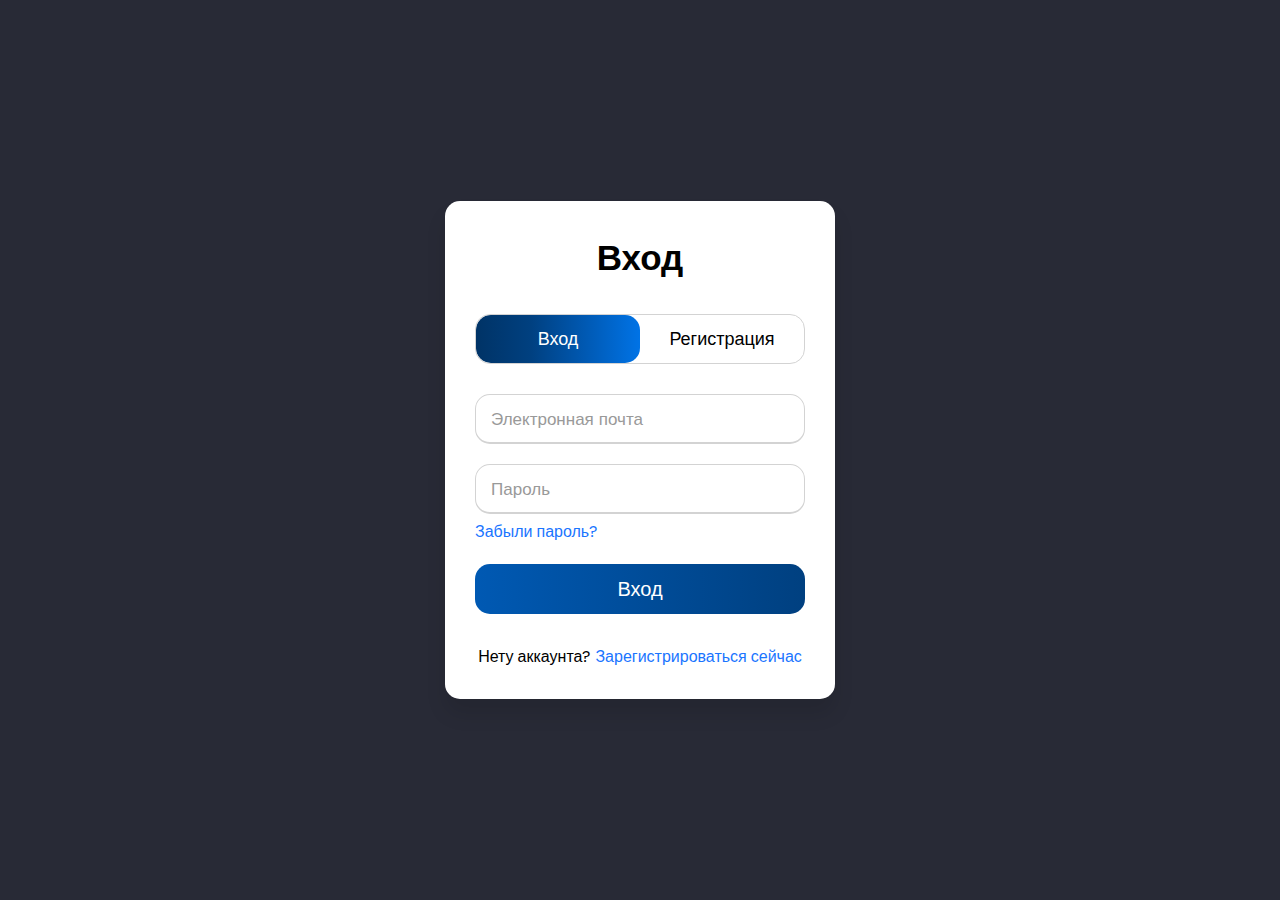
<file: index.html>
<!DOCTYPE html>
<html lang="en" >
<head>
  <meta charset="UTF-8">
  <title>IT startup</title>
  <link rel="stylesheet" href="./style.css">

</head>
<body>
<div class="wrapper">
  <div class="title-text">
    <div class="title login">Вход</div>
    <div class="title signup">Регистрация</div>
  </div>
  <div class="form-container">
    <div class="slide-controls">
      <input type="radio" name="slide" id="login" checked>
      <input type="radio" name="slide" id="signup">
      <label for="login" class="slide login">Вход</label>
      <label for="signup" class="slide signup">Регистрация</label>
      <div class="slider-tab"></div>
    </div>
    <div class="form-inner">
      <form action="#" class="login">
        <div class="field">
          <input type="text" placeholder="Электронная почта" required>
        </div>
        <div class="field">
          <input type="password" placeholder="Пароль" required>
        </div>
        <div class="pass-link"><a href="#">Забыли пароль?</a></div>
        <div class="field btn">
          <div class="btn-layer"></div>
          <input type="submit" value="Вход" a href="index1.html">
        </div>
        <div class="signup-link">Нету аккаунта? <a href="#">Зарегистрироваться сейчас</a></div>
      </form>
      <form action="#" class="signup">
        <div class="field">
          <input type="text" placeholder="Электронная почта" required>
        </div>
        <div class="field">
          <input type="password" placeholder="Пароль" required>
        </div>
        <div class="field">
          <input type="password" placeholder="Повтарите пароль" required>
        </div>
        <div class="field btn">
          <div class="btn-layer"></div>
          <input type="submit" value="Зарегистрироваться">
        </div>
      </form>
    </div>
  </div>
</div>
  <script  src="./script.js"></script>

</body>
</html>
</file>
<file: style.css>
@import url("https://fonts.googleapis.com/css?family=Poppins:400,500,600,700&display=swap");
* {
  margin: 0;
  padding: 0;
  box-sizing: border-box;
  font-family: "Poppins", sans-serif;
}
html,
body {
  display: grid;
  height: 100%;
  width: 100%;
  place-items: center;
  background: #282a36;
}
::selection {
  background: #1a75ff;
  color: #fff;
}
.wrapper {
  overflow: hidden;
  max-width: 390px;
  background: #fff;
  padding: 30px;
  border-radius: 15px;
  box-shadow: 0px 15px 20px rgba(0, 0, 0, 0.1);
}
.wrapper .title-text {
  display: flex;
  width: 200%;
}
.wrapper .title {
  width: 50%;
  font-size: 35px;
  font-weight: 600;
  text-align: center;
  transition: all 0.6s cubic-bezier(0.68, -0.55, 0.265, 1.55);
}
.wrapper .slide-controls {
  position: relative;
  display: flex;
  height: 50px;
  width: 100%;
  overflow: hidden;
  margin: 30px 0 10px 0;
  justify-content: space-between;
  border: 1px solid lightgrey;
  border-radius: 15px;
}
.slide-controls .slide {
  height: 100%;
  width: 100%;
  color: #fff;
  font-size: 18px;
  font-weight: 500;
  text-align: center;
  line-height: 48px;
  cursor: pointer;
  z-index: 1;
  transition: all 0.6s ease;
}
.slide-controls label.signup {
  color: #000;
}
.slide-controls .slider-tab {
  position: absolute;
  height: 100%;
  width: 50%;
  left: 0;
  z-index: 0;
  border-radius: 15px;
  background: -webkit-linear-gradient(left, #003366, #004080, #0059b3, #0073e6);
  transition: all 0.6s cubic-bezier(0.68, -0.55, 0.265, 1.55);
}
input[type="radio"] {
  display: none;
}
#signup:checked ~ .slider-tab {
  left: 50%;
}
#signup:checked ~ label.signup {
  color: #fff;
  cursor: default;
  user-select: none;
}
#signup:checked ~ label.login {
  color: #000;
}
#login:checked ~ label.signup {
  color: #000;
}
#login:checked ~ label.login {
  cursor: default;
  user-select: none;
}
.wrapper .form-container {
  width: 100%;
  overflow: hidden;
}
.form-container .form-inner {
  display: flex;
  width: 200%;
}
.form-container .form-inner form {
  width: 50%;
  transition: all 0.6s cubic-bezier(0.68, -0.55, 0.265, 1.55);
}
.form-inner form .field {
  height: 50px;
  width: 100%;
  margin-top: 20px;
}
.form-inner form .field input {
  height: 100%;
  width: 100%;
  outline: none;
  padding-left: 15px;
  border-radius: 15px;
  border: 1px solid lightgrey;
  border-bottom-width: 2px;
  font-size: 17px;
  transition: all 0.3s ease;
}
.form-inner form .field input:focus {
  border-color: #1a75ff;
  /* box-shadow: inset 0 0 3px #fb6aae; */
}
.form-inner form .field input::placeholder {
  color: #999;
  transition: all 0.3s ease;
}
form .field input:focus::placeholder {
  color: #1a75ff;
}
.form-inner form .pass-link {
  margin-top: 5px;
}
.form-inner form .signup-link {
  text-align: center;
  margin-top: 30px;
}
.form-inner form .pass-link a,
.form-inner form .signup-link a {
  color: #1a75ff;
  text-decoration: none;
}
.form-inner form .pass-link a:hover,
.form-inner form .signup-link a:hover {
  text-decoration: underline;
}
form .btn {
  height: 50px;
  width: 100%;
  border-radius: 15px;
  position: relative;
  overflow: hidden;
}
form .btn .btn-layer {
  height: 100%;
  width: 300%;
  position: absolute;
  left: -100%;
  background: -webkit-linear-gradient(
    right,
    #003366,
    #004080,
    #0059b3,
    #0073e6
  );
  border-radius: 15px;
  transition: all 0.4s ease;
}
form .btn:hover .btn-layer {
  left: 0;
}
form .btn input[type="submit"] {
  height: 100%;
  width: 100%;
  z-index: 1;
  position: relative;
  background: none;
  border: none;
  color: #fff;
  padding-left: 0;
  border-radius: 15px;
  font-size: 20px;
  font-weight: 500;
  cursor: pointer;
}
</file>
